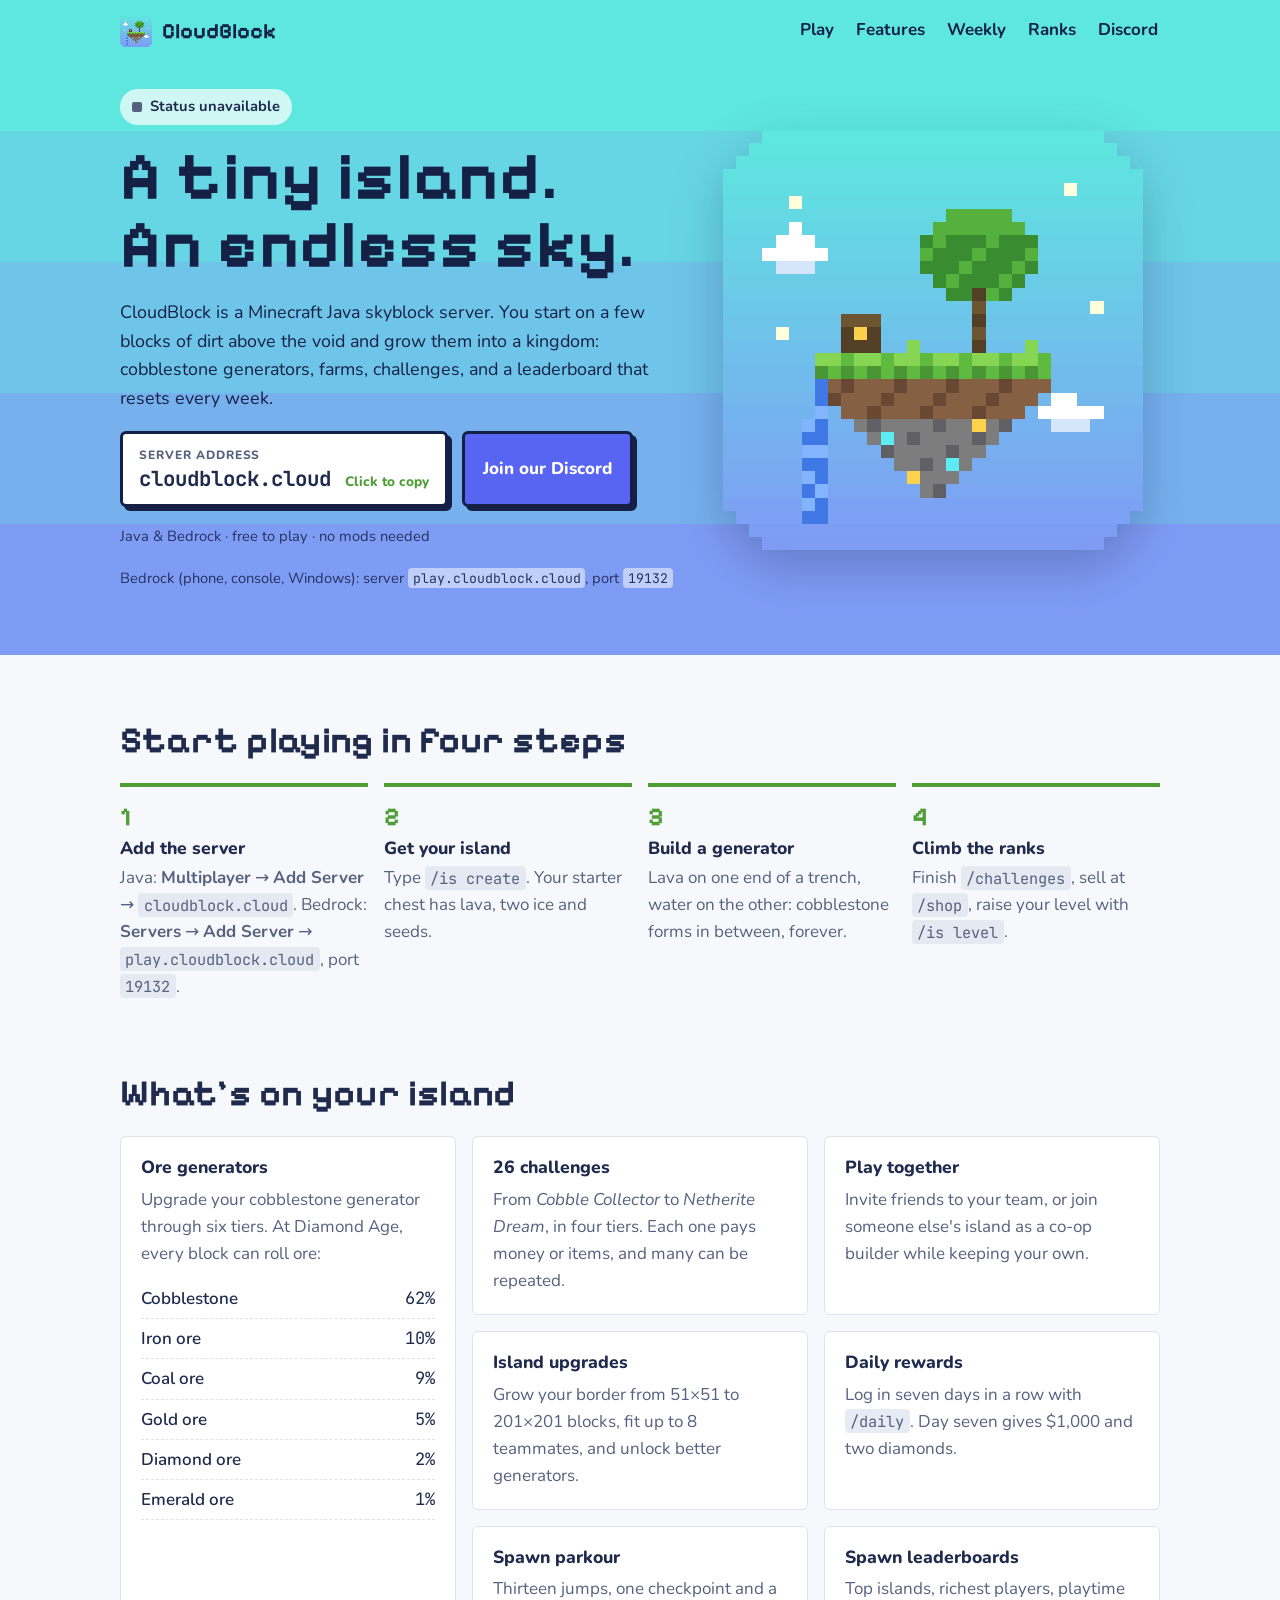
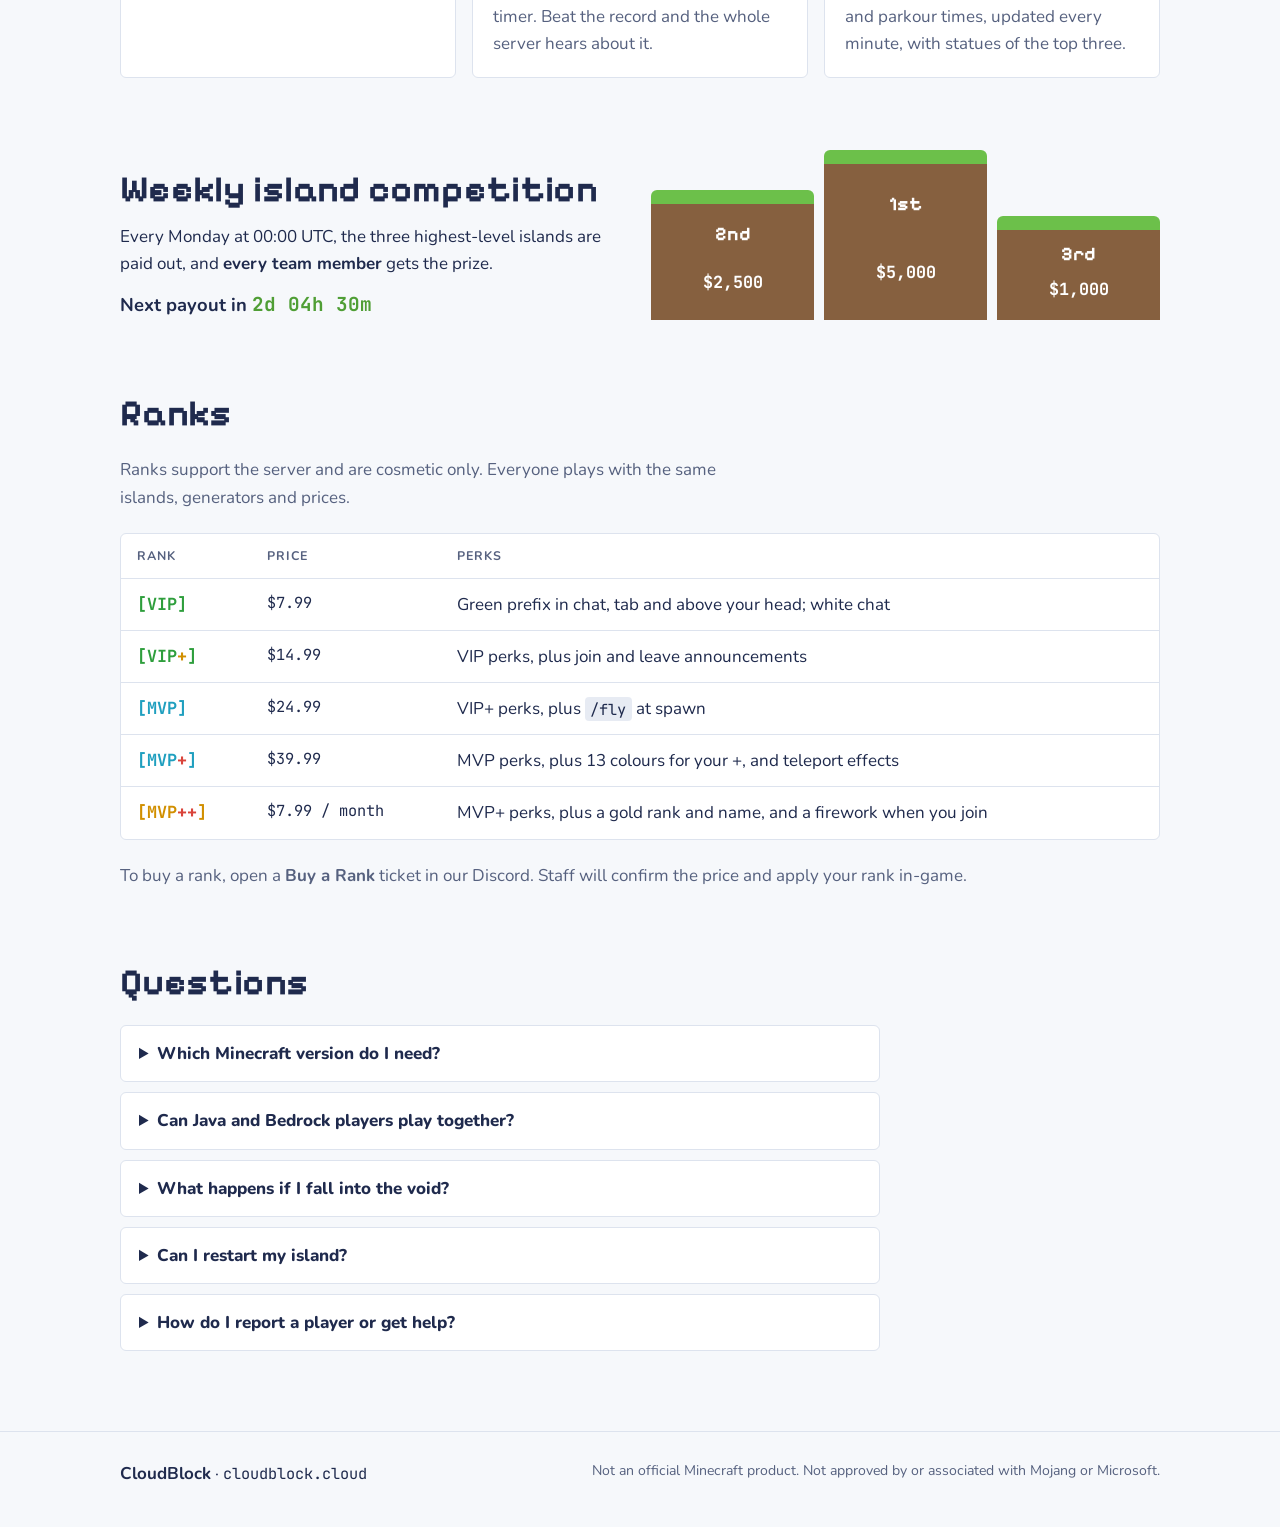
<file: index.html>
<!doctype html>
<html lang="en">
<head>
<meta charset="utf-8">
<meta name="viewport" content="width=device-width, initial-scale=1, viewport-fit=cover">
<title>CloudBlock Skyblock</title>
<meta name="description" content="CloudBlock is a Minecraft Java skyblock server. Start on a tiny island in the void, build ore generators, finish challenges and win the weekly island competition. Join at cloudblock.cloud">
<meta property="og:title" content="CloudBlock Skyblock">
<meta property="og:description" content="Start on a tiny island in the void and build it into a kingdom. Join at cloudblock.cloud">
<meta property="og:image" content="https://cloudblock.cloud/assets/logo.png">
<meta property="og:url" content="https://cloudblock.cloud/">
<meta name="theme-color" content="#5ee7df">
<link rel="icon" type="image/png" href="assets/favicon.png">
<link rel="preconnect" href="https://fonts.googleapis.com">
<link rel="preconnect" href="https://fonts.gstatic.com" crossorigin>
<link rel="stylesheet" href="https://fonts.googleapis.com/css2?family=Pixelify+Sans:wght@500;700&family=Nunito:wght@400;600;800&family=JetBrains+Mono:wght@500;700&display=swap">
<link rel="stylesheet" href="style.css?v=5">
</head>
<body>
<header class="sky" id="top">
  <div class="clouds" aria-hidden="true"><span class="cloud c1"></span><span class="cloud c2"></span><span class="cloud c3"></span></div>
  <nav class="nav wrap" aria-label="Main">
    <a class="brand" href="#top"><img src="assets/favicon.png" alt="" width="32" height="32"><span>CloudBlock</span></a>
    <div class="nav-links">
      <a href="#start">Play</a>
      <a href="#island">Features</a>
      <a href="#weekly">Weekly</a>
      <a href="#ranks">Ranks</a>
      <a class="discord-link" href="#" data-discord hidden>Discord</a>
    </div>
  </nav>

  <div class="hero wrap">
    <div class="hero-copy">
      <p class="status" id="status" aria-live="polite"><span class="dot"></span><span id="status-text">Checking server…</span></p>
      <h1>A tiny island.<br>An endless sky.</h1>
      <p class="lede">CloudBlock is a Minecraft Java skyblock server. You start on a few blocks of dirt above the void and grow them into a kingdom: cobblestone generators, farms, challenges, and a leaderboard that resets every week.</p>
      <div class="join">
        <button class="ip" id="copy-ip" type="button" aria-describedby="copy-hint">
          <span class="ip-label">Server address</span>
          <span class="ip-value" id="ip-value">cloudblock.cloud</span>
          <span class="ip-action" id="copy-hint">Click to copy</span>
        </button>
        <a class="btn btn-discord" href="#" data-discord hidden>Join our Discord</a>
      </div>
      <p class="small">Java &amp; Bedrock · free to play · no mods needed</p>
      <p class="small bedrock">Bedrock (phone, console, Windows): server <code>play.cloudblock.cloud</code>, port <code>19132</code></p>
    </div>
    <div class="hero-art">
      <img class="island" src="assets/logo.png" alt="A floating grass island with an oak tree, a chest and a waterfall" width="512" height="512">
    </div>
  </div>
</header>

<main>
  <section class="section wrap" id="start">
    <h2>Start playing in four steps</h2>
    <ol class="steps">
      <li><h3>Add the server</h3><p>Java: <b>Multiplayer</b> → <b>Add Server</b> → <code>cloudblock.cloud</code>. Bedrock: <b>Servers</b> → <b>Add Server</b> → <code>play.cloudblock.cloud</code>, port <code>19132</code>.</p></li>
      <li><h3>Get your island</h3><p>Type <code>/is create</code>. Your starter chest has lava, two ice and seeds.</p></li>
      <li><h3>Build a generator</h3><p>Lava on one end of a trench, water on the other: cobblestone forms in between, forever.</p></li>
      <li><h3>Climb the ranks</h3><p>Finish <code>/challenges</code>, sell at <code>/shop</code>, raise your level with <code>/is level</code>.</p></li>
    </ol>
  </section>

  <section class="section wrap" id="island">
    <h2>What's on your island</h2>
    <div class="features">
      <article class="feature">
        <h3>Ore generators</h3>
        <p>Upgrade your cobblestone generator through six tiers. At Diamond Age, every block can roll ore:</p>
        <table class="odds">
          <caption class="sr">Diamond Age generator odds</caption>
          <tbody>
            <tr><th scope="row">Cobblestone</th><td>62%</td></tr>
            <tr><th scope="row">Iron ore</th><td>10%</td></tr>
            <tr><th scope="row">Coal ore</th><td>9%</td></tr>
            <tr><th scope="row">Gold ore</th><td>5%</td></tr>
            <tr><th scope="row">Diamond ore</th><td>2%</td></tr>
            <tr><th scope="row">Emerald ore</th><td>1%</td></tr>
          </tbody>
        </table>
      </article>
      <article class="feature">
        <h3>26 challenges</h3>
        <p>From <i>Cobble Collector</i> to <i>Netherite Dream</i>, in four tiers. Each one pays money or items, and many can be repeated.</p>
      </article>
      <article class="feature">
        <h3>Play together</h3>
        <p>Invite friends to your team, or join someone else's island as a co-op builder while keeping your own.</p>
      </article>
      <article class="feature">
        <h3>Island upgrades</h3>
        <p>Grow your border from 51×51 to 201×201 blocks, fit up to 8 teammates, and unlock better generators.</p>
      </article>
      <article class="feature">
        <h3>Daily rewards</h3>
        <p>Log in seven days in a row with <code>/daily</code>. Day seven gives $1,000 and two diamonds.</p>
      </article>
      <article class="feature">
        <h3>Spawn parkour</h3>
        <p>Thirteen jumps, one checkpoint and a timer. Beat the record and the whole server hears about it.</p>
      </article>
      <article class="feature">
        <h3>Spawn leaderboards</h3>
        <p>Top islands, richest players, playtime and parkour times, updated every minute, with statues of the top three.</p>
      </article>
    </div>
  </section>

  <section class="section wrap weekly" id="weekly">
    <div class="weekly-copy">
      <h2>Weekly island competition</h2>
      <p>Every Monday at 00:00 UTC, the three highest-level islands are paid out, and <b>every team member</b> gets the prize.</p>
      <p class="countdown" aria-live="off">Next payout in <span id="countdown" class="mono">—</span></p>
    </div>
    <ol class="podium" aria-label="Weekly prizes per team member">
      <li class="p2"><span class="place">2nd</span><span class="prize mono">$2,500</span></li>
      <li class="p1"><span class="place">1st</span><span class="prize mono">$5,000</span></li>
      <li class="p3"><span class="place">3rd</span><span class="prize mono">$1,000</span></li>
    </ol>
  </section>

  <section class="section wrap" id="ranks">
    <h2>Ranks</h2>
    <p class="section-lede">Ranks support the server and are cosmetic only. Everyone plays with the same islands, generators and prices.</p>
    <div class="table-wrap">
      <table class="ranks">
        <thead><tr><th scope="col">Rank</th><th scope="col">Price</th><th scope="col">Perks</th></tr></thead>
        <tbody>
          <tr><td><span class="tag vip">[VIP]</span></td><td class="mono">$7.99</td><td>Green prefix in chat, tab and above your head; white chat</td></tr>
          <tr><td><span class="tag vip">[VIP<b class="plus-gold">+</b>]</span></td><td class="mono">$14.99</td><td>VIP perks, plus join and leave announcements</td></tr>
          <tr><td><span class="tag mvp">[MVP]</span></td><td class="mono">$24.99</td><td>VIP+ perks, plus <code>/fly</code> at spawn</td></tr>
          <tr><td><span class="tag mvp">[MVP<b class="plus-red">+</b>]</span></td><td class="mono">$39.99</td><td>MVP perks, plus 13 colours for your +, and teleport effects</td></tr>
          <tr><td><span class="tag mvpp">[MVP<b class="plus-red">++</b>]</span></td><td class="mono">$7.99 / month</td><td>MVP+ perks, plus a gold rank and name, and a firework when you join</td></tr>
        </tbody>
      </table>
    </div>
    <p class="note">To buy a rank, open a <b>Buy a Rank</b> ticket in our Discord. Staff will confirm the price and apply your rank in-game.</p>
  </section>

  <section class="section wrap" id="faq">
    <h2>Questions</h2>
    <div class="faq">
      <details><summary>Which Minecraft version do I need?</summary><p>Java Edition 26.3 (older Java versions can usually join too) or the latest Bedrock Edition on phone, console or Windows. Bedrock players sign in with their Xbox account; no Java account is needed.</p></details>
      <details><summary>Can Java and Bedrock players play together?</summary><p>Yes. Everyone shares the same islands, chat and leaderboards. Bedrock names start with a dot, like <code>.Steve</code>.</p></details>
      <details><summary>What happens if I fall into the void?</summary><p>Nothing bad. You are sent back to your island home with your items.</p></details>
      <details><summary>Can I restart my island?</summary><p>Yes, with <code>/is reset</code>. Your inventory, ender chest and XP are cleared too, so resets can't be farmed.</p></details>
      <details><summary>How do I report a player or get help?</summary><p>Open a Support or Report ticket in our Discord. Only you and the staff can see it.</p></details>
    </div>
  </section>
</main>

<footer class="footer">
  <div class="wrap footer-inner">
    <p><b>CloudBlock</b> · <span class="mono">cloudblock.cloud</span></p>
    <p class="legal">Not an official Minecraft product. Not approved by or associated with Mojang or Microsoft.</p>
  </div>
</footer>

<script src="app.js?v=5"></script>
</body>
</html>
</file>
<file: style.css>
/* Layout: a pixel sky header (stepped gradient like the logo), then calm reading sections on paper. */
:root {
  --sky-1: #5ee7df;
  --sky-2: #67d6e4;
  --sky-3: #6fc4e9;
  --sky-4: #76b1ee;
  --sky-5: #7f9cf5;
  --paper: #f6f8fb;
  --surface: #ffffff;
  --ink: #1f2a4d;
  --muted: #56617f;
  --line: #dde3ee;
  --grass: #4f9e35;
  --grass-hi: #6cc04a;
  --dirt: #86603f;
  --gold: #e8a812;
  --hero-ink: #142046;
  --font-display: "Pixelify Sans", "Courier New", monospace;
  --font-body: "Nunito", "Segoe UI", system-ui, sans-serif;
  --font-mono: "JetBrains Mono", ui-monospace, Consolas, monospace;
  --radius: 6px;
}

@media (prefers-color-scheme: dark) {
  :root:not([data-theme="light"]) {
    --sky-1: #16224a;
    --sky-2: #19285a;
    --sky-3: #1d2f68;
    --sky-4: #213676;
    --sky-5: #263d85;
    --paper: #0f1426;
    --surface: #161d36;
    --ink: #e7ecfa;
    --muted: #a3adc9;
    --line: #273152;
    --grass: #6cc04a;
    --grass-hi: #86d663;
    --hero-ink: #f1f5ff;
    color-scheme: dark;
  }
}
:root[data-theme="dark"] {
  --sky-1: #16224a; --sky-2: #19285a; --sky-3: #1d2f68; --sky-4: #213676; --sky-5: #263d85;
  --paper: #0f1426; --surface: #161d36; --ink: #e7ecfa; --muted: #a3adc9; --line: #273152;
  --grass: #6cc04a; --grass-hi: #86d663; --hero-ink: #f1f5ff;
  color-scheme: dark;
}

* { box-sizing: border-box; }
[hidden] { display: none !important; }
html { scroll-behavior: smooth; }
body {
  margin: 0;
  background: var(--paper);
  color: var(--ink);
  font: 400 17px/1.6 var(--font-body);
  -webkit-font-smoothing: antialiased;
}
img { max-width: 100%; height: auto; }
a { color: inherit; }
code, .mono { font-family: var(--font-mono); font-size: .9em; }
code { background: color-mix(in srgb, var(--line) 70%, transparent); padding: .1em .35em; border-radius: 4px; }
.sr { position: absolute; width: 1px; height: 1px; overflow: hidden; clip: rect(0 0 0 0); }
.wrap { width: min(1080px, 100%); margin-inline: auto; padding-inline: 20px; }
h1, h2, h3 { text-wrap: balance; line-height: 1.15; margin: 0; }
h2 { font: 700 clamp(1.7rem, 3.2vw, 2.3rem)/1.15 var(--font-display); letter-spacing: .01em; }
h3 { font-size: 1.1rem; font-weight: 800; }
:focus-visible { outline: 3px solid var(--gold); outline-offset: 3px; }

/* ---------- sky header ---------- */
.sky {
  position: relative;
  overflow: hidden;
  color: var(--hero-ink);
  /* Hard stops give the sky the same banded look as the pixel logo. */
  background: linear-gradient(180deg,
    var(--sky-1) 0 20%, var(--sky-2) 20% 40%, var(--sky-3) 40% 60%, var(--sky-4) 60% 80%, var(--sky-5) 80% 100%);
  padding-block: 12px 56px;
}
.nav { display: flex; align-items: center; justify-content: space-between; gap: 16px; flex-wrap: wrap; position: relative; z-index: 2; }
.brand { display: flex; align-items: center; gap: 10px; text-decoration: none; font: 700 1.35rem var(--font-display); }
.brand img { image-rendering: pixelated; }
.nav-links { display: flex; gap: 6px 18px; flex-wrap: wrap; font-weight: 700; }
.nav-links a { text-decoration: none; padding: 4px 2px; border-bottom: 2px solid transparent; }
.nav-links a:hover { border-color: currentColor; }

.hero {
  position: relative; z-index: 1;
  display: grid; grid-template-columns: minmax(0, 1.1fr) minmax(0, .9fr); gap: 32px; align-items: center;
  padding-block: 40px 8px;
}
.hero-copy { min-width: 0; display: grid; gap: 18px; }
.hero h1 { font: 700 clamp(2.4rem, 6vw, 4.2rem)/1.02 var(--font-display); letter-spacing: .01em; }
.lede { margin: 0; font-size: 1.12rem; max-width: 56ch; }
.small { margin: 0; font-size: .92rem; opacity: .85; }
.bedrock code { background: color-mix(in srgb, var(--surface) 60%, transparent); }

.status {
  justify-self: start; margin: 0;
  display: inline-flex; align-items: center; gap: 8px;
  padding: 6px 12px; border-radius: 999px;
  background: color-mix(in srgb, var(--surface) 70%, transparent);
  color: var(--ink); font-weight: 700; font-size: .92rem;
}
.dot { width: 10px; height: 10px; border-radius: 2px; background: var(--muted); }
.status.online .dot { background: #2fb84b; box-shadow: 0 0 0 3px color-mix(in srgb, #2fb84b 30%, transparent); }
.status.offline .dot { background: #d9443b; }

.join { display: flex; flex-wrap: wrap; gap: 14px; align-items: stretch; }
.ip {
  display: grid; grid-template-columns: auto auto; column-gap: 14px; align-items: baseline;
  text-align: left; cursor: pointer;
  padding: 12px 16px; border: 3px solid var(--hero-ink); border-radius: var(--radius);
  background: var(--surface); color: var(--ink);
  box-shadow: 4px 4px 0 var(--hero-ink);
  font: inherit; transition: transform .08s, box-shadow .08s;
}
.ip:hover { transform: translate(-1px, -1px); box-shadow: 5px 5px 0 var(--hero-ink); }
.ip:active { transform: translate(3px, 3px); box-shadow: 1px 1px 0 var(--hero-ink); }
.ip-label { grid-column: 1 / -1; font-size: .75rem; font-weight: 800; text-transform: uppercase; letter-spacing: .08em; color: var(--muted); }
.ip-value { font: 700 1.3rem var(--font-mono); }
.ip-action { font-size: .85rem; color: var(--grass); font-weight: 800; }

.btn {
  display: inline-flex; align-items: center; padding: 12px 18px; border-radius: var(--radius);
  font-weight: 800; text-decoration: none;
  border: 3px solid var(--hero-ink); box-shadow: 4px 4px 0 var(--hero-ink);
}
.btn-discord { background: #5865f2; color: #fff; }

.hero-art { display: grid; place-items: center; min-width: 0; }
.island {
  width: min(420px, 100%); image-rendering: pixelated;
  /* The logo's own sky is clipped to a rounded square; float it as a tile. */
  border-radius: 18px;
  filter: drop-shadow(0 18px 24px rgba(20, 32, 70, .25));
  animation: bob 6s ease-in-out infinite;
}
@keyframes bob { 50% { transform: translateY(-12px); } }

.clouds { position: absolute; inset: 0; pointer-events: none; }
.cloud {
  position: absolute; width: 12px; height: 12px; background: #fff; opacity: .85;
  /* A small pixel cloud drawn with box-shadows, 12px per pixel. */
  box-shadow: 12px 0 #fff, 24px 0 #fff, -12px 12px #fff, 0 12px #fff, 12px 12px #fff, 24px 12px #fff, 36px 12px #fff,
    -12px 24px #dde9fb, 0 24px #dde9fb, 12px 24px #dde9fb, 24px 24px #dde9fb, 36px 24px #dde9fb;
  animation: drift linear infinite;
}
.c1 { top: 16%; left: -10%; animation-duration: 70s; }
.c2 { top: 58%; left: -20%; animation-duration: 95s; animation-delay: -40s; transform: scale(.7); }
.c3 { top: 30%; left: -15%; animation-duration: 120s; animation-delay: -80s; }
@keyframes drift { to { left: 110%; } }
@media (prefers-color-scheme: dark) { :root:not([data-theme="light"]) .cloud { opacity: .18; } }
:root[data-theme="dark"] .cloud { opacity: .18; }

/* ---------- sections ---------- */
.section { padding-block: 64px 8px; display: grid; gap: 22px; }
.section-lede { margin: 0; color: var(--muted); max-width: 62ch; }

.steps { list-style: none; padding: 0; margin: 0; counter-reset: step; display: grid; grid-template-columns: repeat(4, minmax(0, 1fr)); gap: 16px; }
.steps li { counter-increment: step; display: grid; gap: 6px; align-content: start; padding-top: 14px; border-top: 4px solid var(--grass); }
.steps li::before { content: counter(step); font: 700 1.6rem var(--font-display); color: var(--grass); }
.steps p { margin: 0; color: var(--muted); }

.features { display: grid; grid-template-columns: repeat(3, minmax(0, 1fr)); gap: 16px; }
.feature { min-width: 0; display: grid; gap: 8px; align-content: start; padding: 20px; background: var(--surface); border: 1px solid var(--line); border-radius: var(--radius); }
.feature p { margin: 0; color: var(--muted); }
.feature:first-child { grid-row: span 3; }
.odds { width: 100%; border-collapse: collapse; font-variant-numeric: tabular-nums; margin-top: 4px; }
.odds th { text-align: left; font-weight: 600; color: var(--ink); }
.odds td { text-align: right; font-family: var(--font-mono); }
.odds th, .odds td { padding: 6px 0; border-bottom: 1px dashed var(--line); }

/* weekly */
.weekly { grid-template-columns: minmax(0, 1fr) minmax(0, 1fr); align-items: end; }
.weekly-copy { display: grid; gap: 12px; min-width: 0; }
.weekly-copy p { margin: 0; }
.countdown { font-size: 1.15rem; font-weight: 700; }
.countdown .mono { font-size: 1.05em; color: var(--grass); }
.podium { list-style: none; margin: 0; padding: 0; display: grid; grid-template-columns: repeat(3, minmax(0, 1fr)); gap: 10px; align-items: end; }
.podium li { display: grid; gap: 4px; place-items: center; padding: 14px 6px; color: #fff; border-radius: var(--radius) var(--radius) 0 0;
  background: linear-gradient(180deg, var(--grass-hi) 0 14px, var(--dirt) 14px); text-align: center; }
.p1 { min-height: 170px; }
.p2 { min-height: 130px; }
.p3 { min-height: 104px; }
.place { font: 700 1.2rem var(--font-display); margin-top: 8px; }
.prize { font-weight: 700; font-size: 1.05rem; }

/* ranks */
.table-wrap { overflow-x: auto; border: 1px solid var(--line); border-radius: var(--radius); background: var(--surface); }
.ranks { width: 100%; border-collapse: collapse; min-width: 560px; }
.ranks th, .ranks td { padding: 12px 16px; text-align: left; border-bottom: 1px solid var(--line); vertical-align: top; }
.ranks thead th { font-size: .78rem; text-transform: uppercase; letter-spacing: .08em; color: var(--muted); }
.ranks tbody tr:last-child td { border-bottom: 0; }
.tag { font: 700 1.05rem var(--font-mono); white-space: nowrap; font-variant-ligatures: none; }
.tag b { font-weight: 700; }
.vip { color: #2e9e3c; }
.mvp { color: #1f9fbf; }
.mvpp { color: #d18f00; }
.plus-gold { color: #d18f00; }
.plus-red { color: #d9443b; }
.note { margin: 0; color: var(--muted); }

/* faq */
.faq { display: grid; gap: 10px; max-width: 760px; }
details { border: 1px solid var(--line); border-radius: var(--radius); background: var(--surface); padding: 14px 18px; }
summary { cursor: pointer; font-weight: 800; }
details p { margin: 10px 0 0; color: var(--muted); }

.footer { margin-top: 72px; border-top: 1px solid var(--line); padding-block: 28px 40px; }
.footer-inner { display: flex; flex-wrap: wrap; gap: 8px 24px; justify-content: space-between; }
.footer p { margin: 0; }
.legal { color: var(--muted); font-size: .88rem; }

/* ---------- responsive ---------- */
@media (max-width: 860px) {
  .hero { grid-template-columns: minmax(0, 1fr); }
  .hero-art { order: -1; }
  .island { width: min(240px, 70%); }
  .steps { grid-template-columns: repeat(2, minmax(0, 1fr)); }
  .features { grid-template-columns: repeat(2, minmax(0, 1fr)); }
  .feature:first-child { grid-row: auto; }
  .weekly { grid-template-columns: minmax(0, 1fr); }
}
@media (max-width: 520px) {
  body { font-size: 16px; }
  .steps, .features { grid-template-columns: minmax(0, 1fr); }
  .ip-value { font-size: 1.1rem; }
  .nav-links { gap: 4px 12px; font-size: .95rem; }
}
@media (prefers-reduced-motion: reduce) {
  .island, .cloud { animation: none; }
  html { scroll-behavior: auto; }
}
</file>
